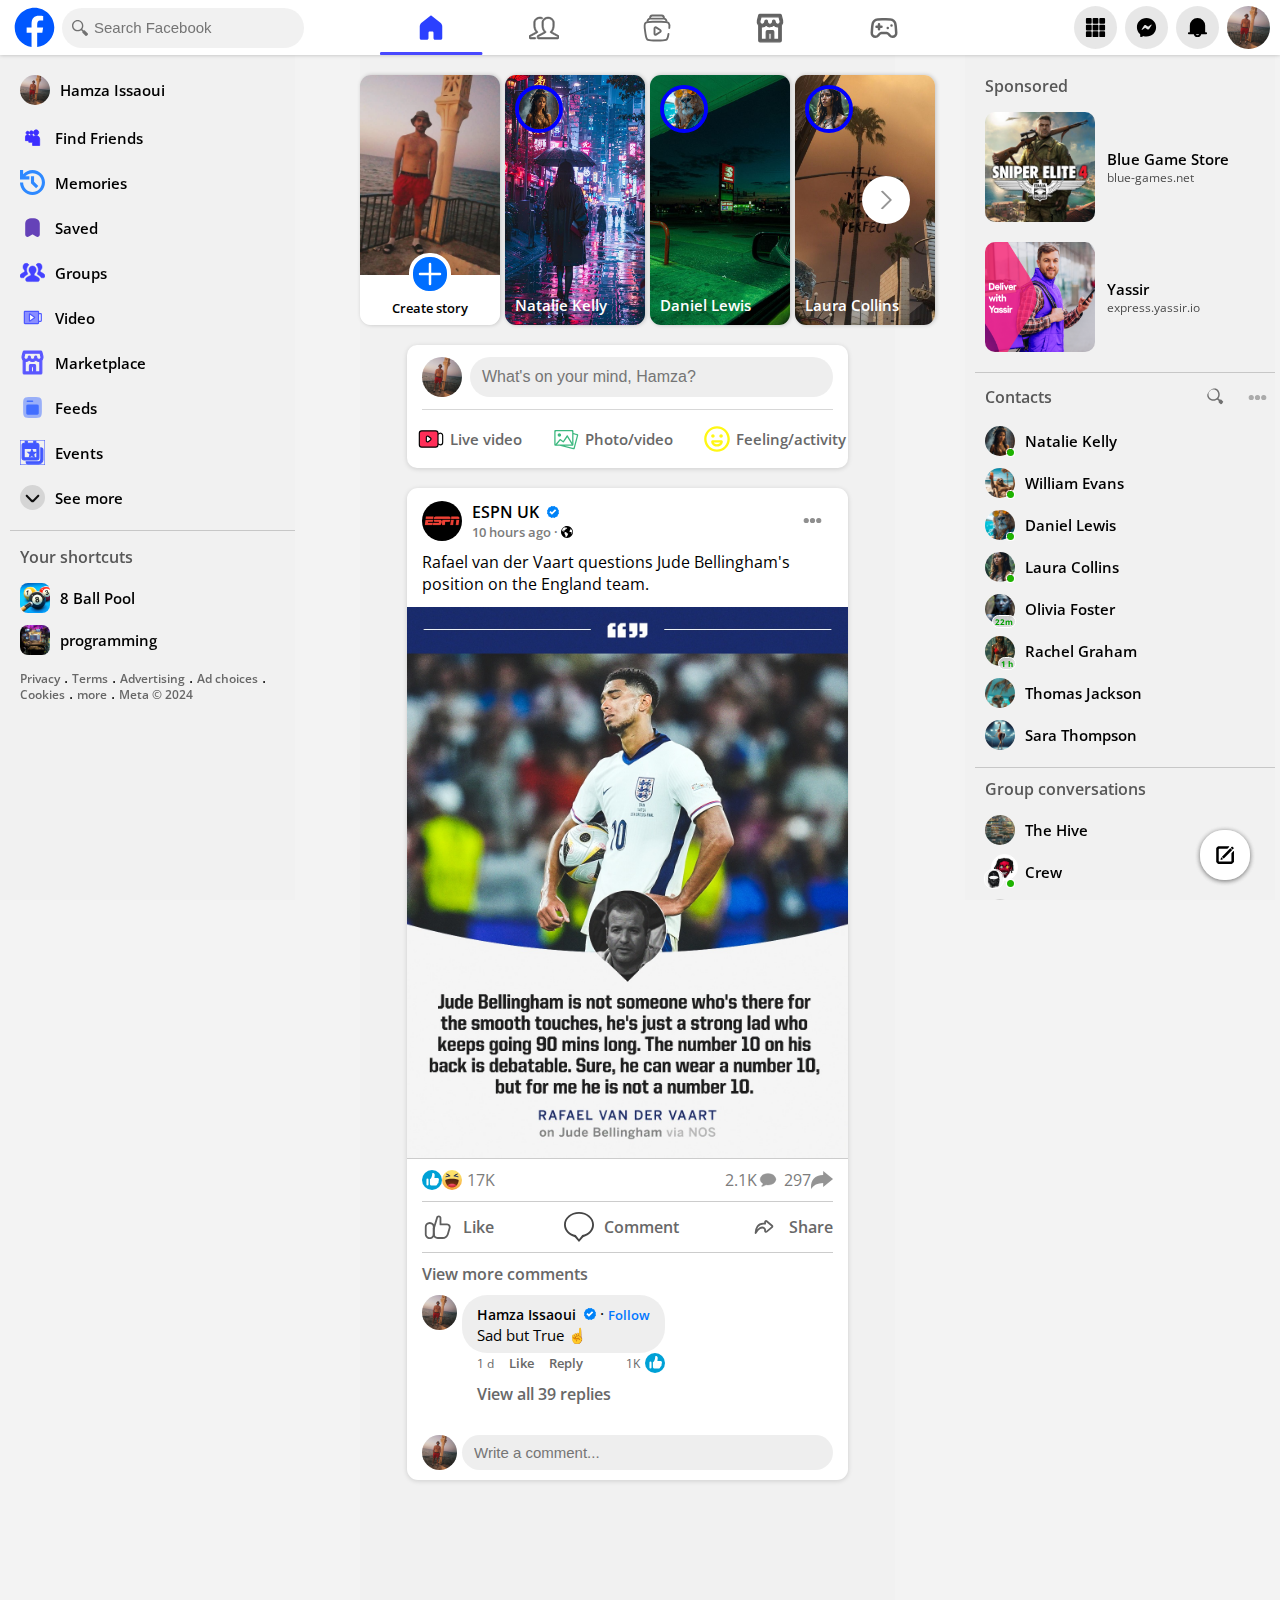
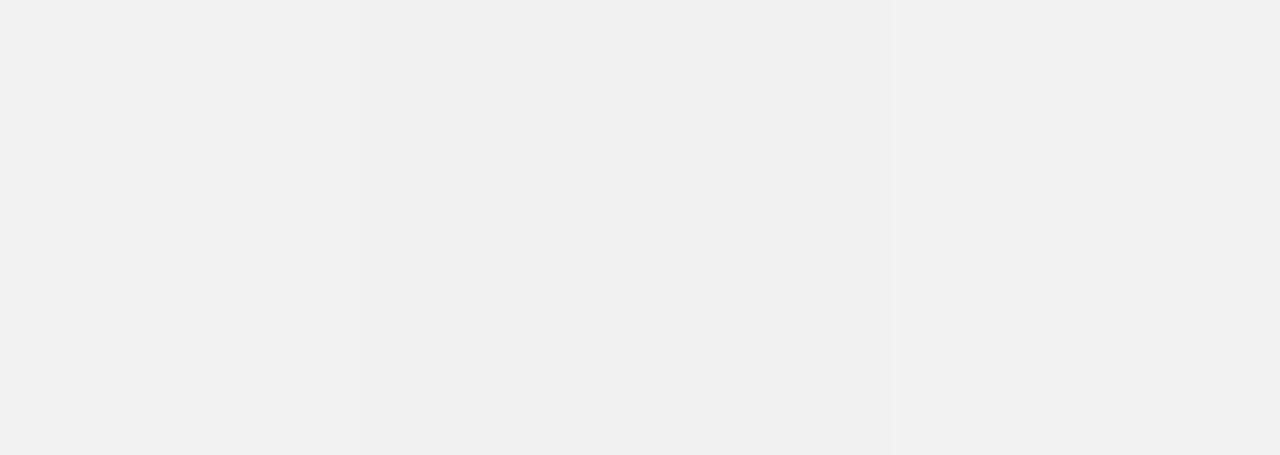
<file: index.html>
<html lang="en">
<head>
  <meta charset="UTF-8">
  <meta name="viewport" content="width=device-width, initial-scale=1.0">
  <title>facebook clone</title>
  <link rel="preconnect" href="https://fonts.googleapis.com">
  <link rel="preconnect" href="https://fonts.gstatic.com" crossorigin>
  <link href="https://fonts.googleapis.com/css2?family=Open+Sans:ital,wdth,wght@0,75..100,300..800;1,75..100,300..800&display=swap" rel="stylesheet">
  <link rel="stylesheet" href="styles/left-header.css">
  <link rel="stylesheet" href="styles/midlle-header.css">
  <link rel="stylesheet" href="styles/general.css">
  <link rel="stylesheet" href="styles/right-header.css">
  <link rel="stylesheet" href="styles/left-sidebar.css">
  <link rel="stylesheet" href="styles/right-sidebar.css">
  <link rel="stylesheet" href="styles/main.css">
  <link rel="stylesheet" href="styles/respnsive.css">
</head>
<body>
  
  <header class="header">

    <div class="left-header-items">
      <img class="facebook-icon" src="header-icons-pics/icons8-facebook.svg" alt="">
      <div class="search-icon-input">
        <button class="search-button"><img class="search-icon" src="header-icons-pics/icons8-search.svg" alt=""></button>
        <input class="facebook-search-input" type="text" name="" id="" placeholder="Search Facebook">
      </div>
      <div class="menu-icon-container">
      <img class="menu-icon" src="header-icons-pics/menu-svgrepo-com.svg" alt="">
      <div class="tooltip1">Menu</div>
      </div>
    </div>



    <div class="midlle-header-container">
  <div class="icon-box home-icon">
    <img class="midlle-icon" src="header-icons-pics/icons8-home.svg" alt="">
    <div class="tooltip">Home</div>
  </div>
  <div class="icon-box">
    <img class="midlle-icon" src="header-icons-pics/friends-svgrepo-com.svg" alt="">
    <div class="tooltip">Friends</div>
  </div>
  <div class="icon-box">
    <img class="midlle-icon" src="header-icons-pics/video-library-svgrepo-com.svg" alt="">
    <div class="tooltip">Video</div>
  </div>
  <div class="icon-box">
    <img class="midlle-icon" src="header-icons-pics/marketplace-svgrepo-com.svg" alt="">
    <div class="tooltip">Marketplace</div>
  </div>
  <div class="icon-box gaming-icon">
    <img class="midlle-icon" src="header-icons-pics/gaming-pad-alt-1-svgrepo-com.svg" alt="">
    <div class="tooltip">Gaming</div>
  </div>
  <div class="menu-icon-container2">
    <img class="menu-icon2" src="header-icons-pics/menu-svgrepo-com.svg" alt="">
    <div class="tooltip1">Menu</div>
    </div>
</div>





    <div class="right-header-items">
      <div class="right-icon-container plus-icon">
        <img class="right-icon" src="header-icons-pics/plus-svgrepo-com.svg" alt="">
        <div class="tooltip1">Create</div>
      </div>
      <div class="right-icon-container menu-right-icon">
        <img class="right-icon" src="header-icons-pics/apps-small-svgrepo-com.svg" alt="">
        <div class="tooltip1">Menu</div>
      </div>
      <div class="right-icon-container">
        <img class="right-icon"  src="header-icons-pics/messenger-fill-svgrepo-com.svg" alt="">
        <div class="tooltip1">Messenger</div>
      </div>
      <div class="right-icon-container">
        <img class="right-icon"  src="header-icons-pics/notification-svgrepo-com.svg" alt="">
        <div class="tooltip1">Notifications</div>
      </div class="right-icon-container">
      <div class="profile-pic-header-container">
        <img class="profile-pic-header" src="profile-pic/448403424_433836296160780_3807963819515754048_n.jpg" alt="">
        <div class="tooltip1">Account</div>
      </div>
    </div>
  </header>



<section class="left-sidebar">
  <div class="left-sidebar-container">

<div class="section1">
    <div class="left-content">
      <img class="profile-pic-sidebar" src="profile-pic/448403424_433836296160780_3807963819515754048_n.jpg" alt="">
      <div class="icon-name">Hamza Issaoui</div>
    </div>
    <div class="left-content">
      <img class="left-side-icon" src="left-sidebar-icons/myspace-svgrepo-com.svg" alt="">
      <div class="icon-name">Find Friends</div>
    </div>
    <div class="left-content">
      <img class="left-side-icon" src="left-sidebar-icons/clock-back-svgrepo-com.svg" alt="">
      <div class="icon-name">Memories</div>
    </div>
    <div class="left-content">
      <img class="left-side-icon" src="left-sidebar-icons/saved-svgrepo-com.svg" alt="">
      <div class="icon-name">Saved</div>
    </div>
    <div class="left-content">
      <img class="left-side-icon" src="left-sidebar-icons/groups-svgrepo-com.svg" alt="">
      <div class="icon-name">Groups</div>
    </div>
    <div class="left-content">
      <img class="left-side-icon" src="left-sidebar-icons/video-svgrepo-com.svg" alt="">
      <div class="icon-name">Video</div>
    </div>
    <div class="left-content">
      <img class="left-side-icon" src="left-sidebar-icons/marketplace-svgrepo-com.svg" alt="">
      <div class="icon-name">Marketplace</div>
    </div>
    <div class="left-content">
      <img class="left-side-icon" src="left-sidebar-icons/feed-svgrepo-com.svg" alt="">
      <div class="icon-name">Feeds</div>
    </div>
    <div class="left-content">
      <img class="left-side-icon" src="left-sidebar-icons/events-svgrepo-com.svg" alt="">
      <div class="icon-name">Events</div>
    </div>
    <div class="left-content">
      <img class="left-side-icon see-more-icon" src="left-sidebar-icons/arrow-down-svgrepo-com.svg" alt="">
      <div class="icon-name">See more</div>
    </div>
  </div>
</div>

<div class="section2">
  <div class="shortcuts">Your shortcuts</div>
  <div class="shortcut">
    <img class="shortcut-pic" src="left-sidebar-icons/42630609_2166936443330818_3464735768197464064_n.png" alt="">
    <div class="shortcut-name">8 Ball Pool</div>
  </div>

  <div class="shortcut">
    <img class="shortcut-pic" src="left-sidebar-icons/68c3af9d49b673e9dc6a3f668deef600.jpg" alt="">
    <div class="shortcut-name">programming</div>
  </div>

  <div class="credits">
    <a class="link" href="">Privacy</a> . <a class="link" href="">Terms</a> . <a class="link" href="">Advertising</a> . <a class="link" href="">Ad choices</a> . <a class="link" href="">Cookies</a> . <a class="link1" href="">more</a> . <span class="copyright">Meta &#169; 2024</span>
  </div>
</div>
</section>


<section class="right-sidebar">
  <div class="right-side-container">

    <div class="first-section">
      <div class="sponsored">Sponsored</div>
      <div class="ad-container">
        <div class="ad">
          <img class="ad-pic" src="right-sidebar-pics/avatar_66116b7f7bf4d4.58752213_avatar-jpg.jpeg" alt="">
          <div class="ad-info">
            <div class="ad-name">Blue Game Store</div>
            <div class="ad-site">blue-games.net</div>
          </div>
        </div>
        <img class="more-tooltip-container" src="right-sidebar-pics/more-horizontal-svgrepo-com.svg" alt="">
      </div>

      <div class="ad-container">
        <div class="ad">
          <img class="ad-pic" src="right-sidebar-pics/registration_courier_en.png" alt="">
          <div class="ad-info">
            <div class="ad-name">Yassir</div>
            <div class="ad-site">express.yassir.io</div>
          </div>
        </div>
        <img class="more-tooltip-container" src="right-sidebar-pics/more-horizontal-svgrepo-com.svg" alt="">
      </div>
    </div>

    <div class="second-section">

      <div class="contact-container">
        <div class="contacts">Contacts</div>
        <div class="search-more-container">
          <img class="search-icon-right" src="header-icons-pics/icons8-search.svg" alt="">
          <img class="more-right-icon" src="right-sidebar-pics/more-horizontal-svgrepo-com.svg" alt="">
        </div>
      </div>

      <div class="contacts-friends">
        <div class="friend">

          <div class="pic-container">
          <img class="friend-profile-pic" src="contacts-pics/b8845e712846ce085add0ecf3f6dd0ec.jpg" alt="">
          <img class="active-status" src="contacts-pics/status-active-svgrepo-com.svg" alt="">
          </div>
          <div class="friend-name">Natalie Kelly</div>
        </div>

        <div class="friend">
          <div class="pic-container">
          <img class="friend-profile-pic" src="contacts-pics/122462295f85529731e400e664d1d232.jpg" alt="">
          <img class="active-status" src="contacts-pics/status-active-svgrepo-com.svg" alt="">
          </div>
          <div class="friend-name">William Evans</div>
        </div>

        <div class="friend">
          <div class="pic-container">
          <img class="friend-profile-pic" src="contacts-pics/8c8cec52272981dd45b4ea75991a96d1.jpg" alt="">
          <img class="active-status" src="contacts-pics/status-active-svgrepo-com.svg" alt="">
          </div>
          <div class="friend-name">Daniel Lewis</div>
        </div>

        <div class="friend">
          <div class="pic-container">
          <img class="friend-profile-pic" src="contacts-pics/a9e6db231eeaa19bdfd64cbd21d6e109.jpg" alt="">
          <img class="active-status" src="contacts-pics/status-active-svgrepo-com.svg" alt="">
          </div>
          <div class="friend-name">Laura Collins</div>
        </div>

        <div class="friend">
          <div class="pic-container">
          <img class="friend-profile-pic" src="contacts-pics/94f3489152ec55e0b1097a4bc8827a81.jpg" alt="">
          <div class="active-status2">22m</div>
          </div>
          <div class="friend-name">Olivia Foster</div>
        </div>

        <div class="friend">
          <div class="pic-container">
          <img class="friend-profile-pic" src="contacts-pics//d76797fcbe6a12c52f5ed120b5134cb4.jpg" alt="">
          <div class="active-status2">1 h</div>
          </div>
          <div class="friend-name">Rachel Graham</div>
        </div>

        <div class="friend">
          <img class="friend-profile-pic" src="contacts-pics/78be4bccb38fa3ceab048aabae809db0.jpg" alt="">
          <div class="friend-name">Thomas Jackson</div>
        </div>

        <div class="friend">
          <img class="friend-profile-pic" src="contacts-pics/034638e218d17e3efa695e726c706ad9.jpg" alt="">
          <div class="friend-name">Sara Thompson</div>
        </div>
      </div>
    </div>

    <div class="third-section">

      <div class="group-convo">Group conversations</div>

      <div class="group">
        <img class="friend-profile-pic" src="contacts-pics/a6fb7b7e48168f804feed9af2b89c055.jpg" alt="">
        <div class="group-name">The Hive</div>
      </div>

      <div class="group">
        <div class="group-pic-container">
          <img class="group-profile-pic pic2" src="contacts-pics//9d0d066a60b1fd69480bc541c3415e4e.jpg" alt="">
          <img class="group-profile-pic" src="contacts-pics/1c14d6a82b9d9ede537d7d2e7b848c91.jpg" alt="">
          <img class="active-status" src="contacts-pics/status-active-svgrepo-com.svg" alt="">
        </div>
        <div class="group-name">Crew</div>
      </div>

      <div class="group">
        <img class="friend-profile-pic" src="right-sidebar-pics/plus-svgrepo-com.svg" alt="">
        <div class="group-name">Create New Group</div>
      </div>
    </div>
  </div>
    <div class="new-message-container">
    <img class="new-message" src="right-sidebar-pics/new-direct-message-svgrepo-com.svg" alt="">
    <div class="new-message-tooltip">New Message</div>
    </div>
</section>



<main class="main-section">

  <section class="stories-container">
    <div class="story">
      <div class="story-pic-container">
        <img class="profile-pic-story" src="profile-pic/448403424_433836296160780_3807963819515754048_n.jpg" alt="">
        <img class="story-icon" src="story-icon-pics/plus-large-svgrepo-com.svg" alt="">
      </div>
      <div class="create-story-container">
        <div class="create-story">Create story</div>
      </div>
    </div>

    <div class="story1">
      <img class="story-pic" src="story-icon-pics/4af233152c7ade97f4aeaa7c9b33bfd5.jpg" alt="">
      <img class="story-profile-pic" src="contacts-pics/b8845e712846ce085add0ecf3f6dd0ec.jpg" alt="">
      <div class="story-profile-name">Natalie Kelly</div>
    </div>

    <div class="story1 storyhidden">
      <img class="story-pic" src="story-icon-pics/9fc21b08ed740b28db1fe6e04210de28.jpg" alt="">
      <img class="story-profile-pic" src="contacts-pics/8c8cec52272981dd45b4ea75991a96d1.jpg" alt="">
      <div class="story-profile-name">Daniel Lewis</div>
    </div>

    <div class="story-container">
    <div class="story1 story11">
      <img class="story-pic" src="story-icon-pics/842817d1144a416a59729e507fb2faf9.jpg" alt="">
      <img class="story-profile-pic" src="contacts-pics/a9e6db231eeaa19bdfd64cbd21d6e109.jpg" alt="">
      <div class="story-profile-name">Laura Collins</div>
    </div>
    <img class="more-story" src="story-icon-pics/arrow-right-svgrepo-com.svg" alt="">
    </div>
  </section>

  <section class="my-post-section">
    <div class="post-pic-input">
      <img class="post-profile-pic" src="profile-pic/448403424_433836296160780_3807963819515754048_n.jpg" alt="">
      <input class="post-input" type="text" placeholder="What's on your mind, Hamza?">
    </div>

    <div class="post-features">

      <div class="feature feature1">
        <img class="icon-feature" src="post-icons/video-svgrepo-com.svg" alt="">
        <div class="feature-name">Live video</div>
      </div>

      <div class="feature">
        <img class="icon-feature" src="post-icons/photo-the-most-beautiful-travel-map-svgrepo-com.svg" alt="">
        <div class="feature-name">Photo/video</div>
      </div>

      <div class="feature">
        <img class="icon-feature" src="post-icons/emoji-laugh-svgrepo-com.svg" alt="">
        <div class="feature-name">Feeling/activity</div>
      </div>
    </div>
  </section>


  <section class="post-section">

    <div class="first-post-sec">
      <div class="post-header">
        <div class="left-post-header">
          <img class="post-publisher-pic" src="post-pics-icons/351123682_277157971451895_6631932289906312067_n.png" alt="">
          <div class="post-info">
            <div class="publisher-badge">
              <div class="publisher">ESPN UK</div>
              <img class="verified" src="post-pics-icons/blue-verified-badge-18768.svg" alt="">
            </div>
            <div class="time-audience">
              <div class="time-stats">10 hours ago &#183;&#160;</div>
              <img class="audience-icon" src="post-pics-icons/earth-12-svgrepo-com.svg" alt="">
            </div>
          </div>
        </div>
        <img class="right-post-header-icon" src="post-pics-icons/more-horizontal-svgrepo-com.svg" alt="">
      </div>
      <div class="post-txt">Rafael van der Vaart questions Jude Bellingham's position on the England team.</div>
    </div>
    <img class="post-image" src="post-pics-icons/450595482_1056488915843936_4174606848898221095_n.jpg" alt="">

    <div class="post-stats">

      <div class="sec1">
        <div class="reaction-icons">
          <div class="reaction-icon-container">
          <img class="reaction-icon" src="post-pics-icons/like-svgrepo-com.svg" alt=""></div>
          <div class="reaction-icon-container">
          <img class="reaction-icon" src="post-pics-icons/facebook-reaction-haha.svg" alt=""></div>
        </div>
        <div class="numbrs">17K</div>
      </div>

      <div class="sec2">
        <div class="comnts-stats">
          <div class="numbrs">2.1K</div>
          <img class="comnts-icon share-icon" src="post-pics-icons/comment-svgrepo-com.svg" alt="">
        </div>
        <div class="share-stats">
          <div class="numbrs">297</div>
          <img class="comnts-icon share-icon" src="post-pics-icons/share-arrow-svgrepo-com.svg" alt="">
        </div>
      </div>
    </div>


    <div class="like-share-comnt-container">
        <div class="like-container engagement-container">
          <img class="icon2" src="post-icons/like-svgrepo-com.svg" alt="">
          <div class="act">Like</div>
        </div>
        <div class="comnts-container engagement-container">
          <img class="icon2 icon22" src="post-icons/comment-4-svgrepo-com.svg" alt="">
          <div class="act">Comment</div>
        </div>
        <div class="share-container engagement-container">
          <img class="icon2 icon3" src="post-icons/share-2-svgrepo-com.svg" alt="">
          <div class="act">Share</div>
        </div>
      </div>

      <div class="comment-secteur">
        <div class="declaration">View more comments</div>
        <div class="big-comnt-container">
          <img class="cmnt-profile-pic" src="profile-pic/448403424_433836296160780_3807963819515754048_n.jpg" alt="">

          <div class="big-details-comnt-container">
            <div class="cmnt-details-container">
                <div class="author">
                  <div class="author-name">Hamza Issaoui</div>
                  <img class="verified" src="post-pics-icons/blue-verified-badge-18768.svg" alt="">
                  <div>&#160;&#183;&#160;<span class="follow">Follow</span></div>
                </div>
                <div class="comnt-txt">Sad but True &#9757;</div>
            </div>

            <div class="more-cmnts-stats">
              <div class="fsection-stats">
                <div class="dtls">1 d</div>
                <div class="dtls1">Like</div>
                <div class="dtls1">Reply</div>
              </div>
              <div class="ssection-stats">
                <div class="dtls dtls2">1K</div>
                <img class="reaction-icon" src="post-pics-icons/like-svgrepo-com.svg" alt="">
              </div>
            </div>
            <div class="declaration2">View all 39 replies</div>
          </div>
        </div>
      </div>


      <div class="write-comnt-container">
        <img class="cmnt-profile-pic" src="profile-pic/448403424_433836296160780_3807963819515754048_n.jpg" alt="">
        <input class="comnt-input" type="text" placeholder="Write a comment&#46;&#46;&#46;">
      </div>

      <div class="new-message-container">
        <img class="new-message" src="right-sidebar-pics/new-direct-message-svgrepo-com.svg" alt="">
        <div class="new-message-tooltip">New Message</div>
        </div>

  </section>



</main>





</body>
</html>
</file>
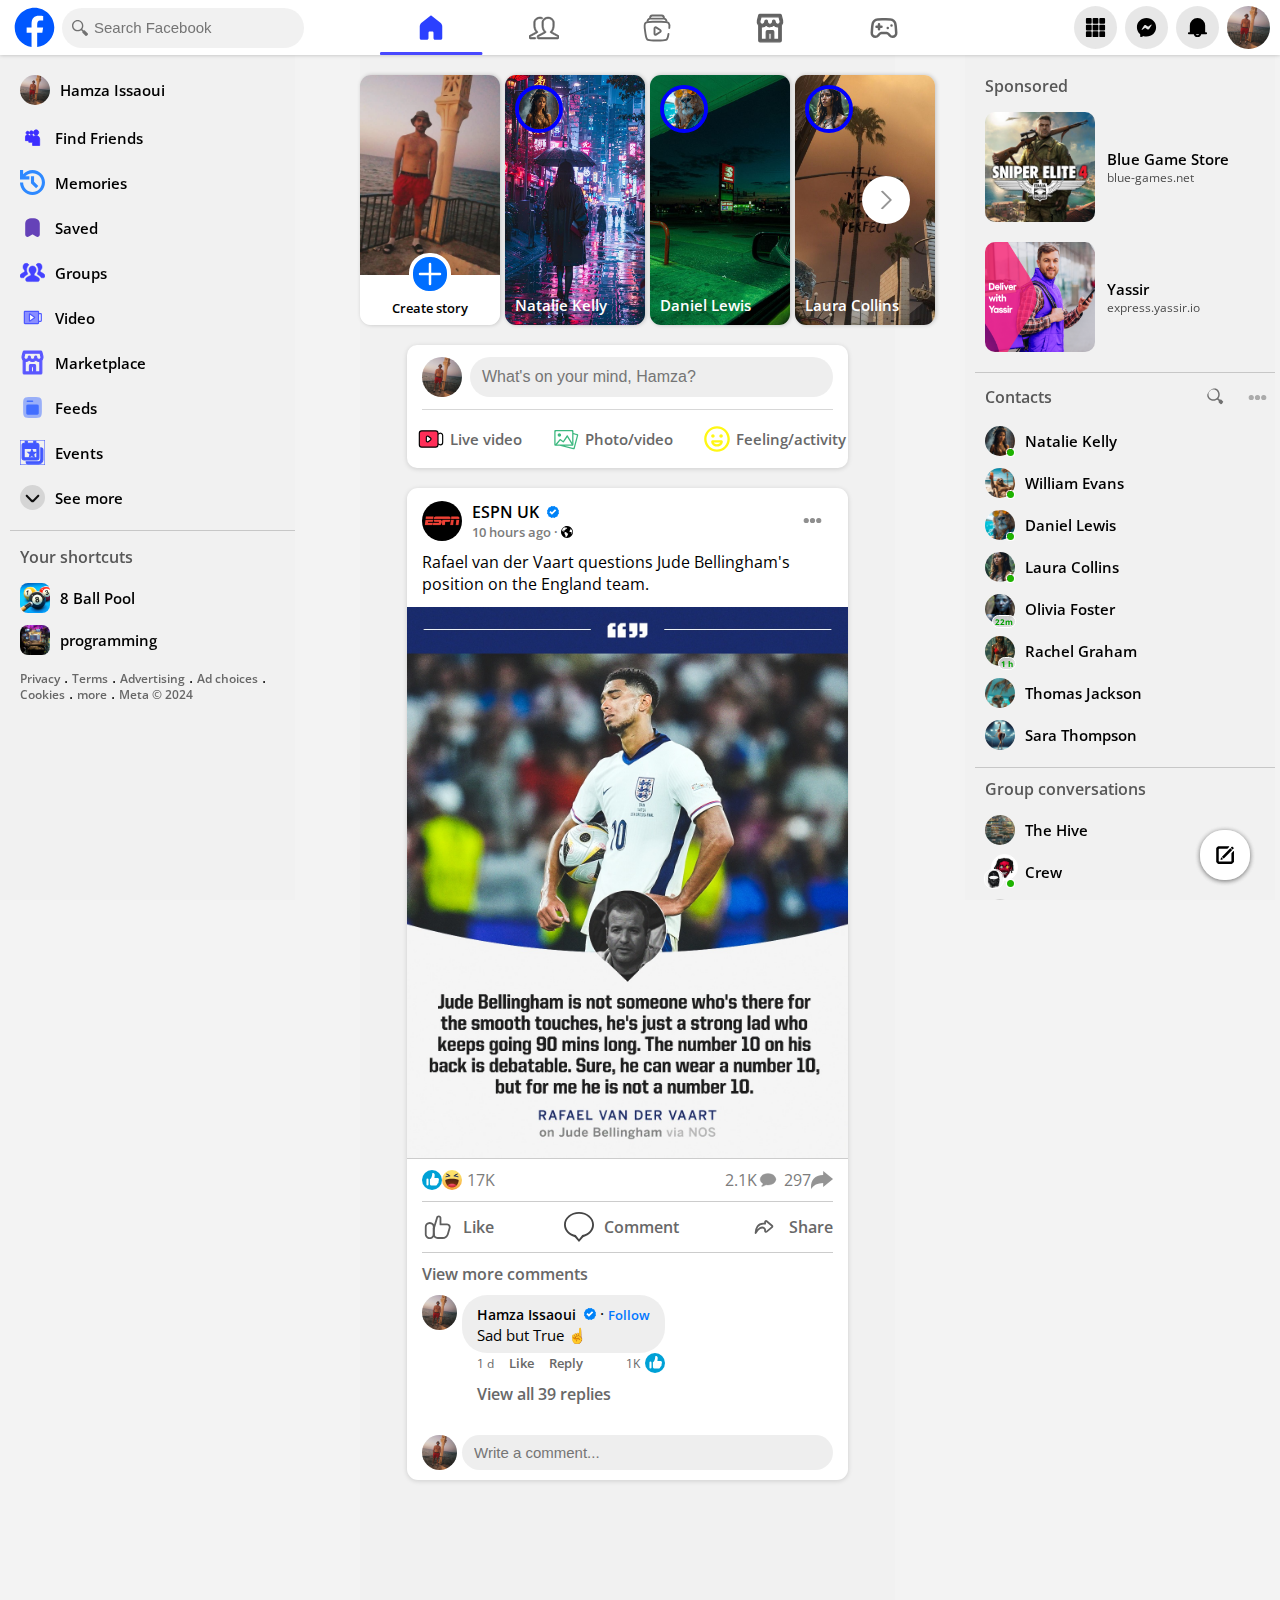
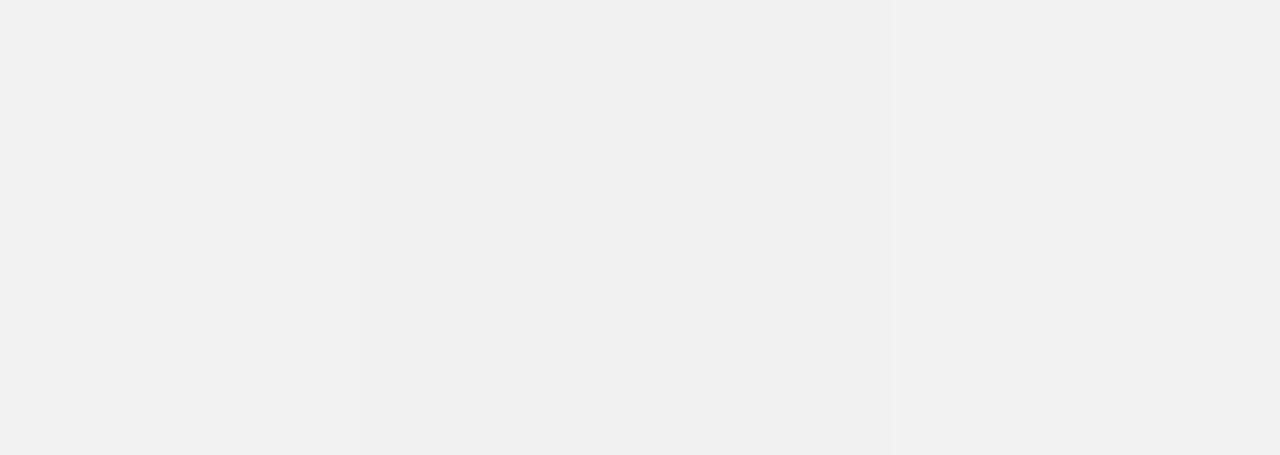
<file: facebook.html>
<html lang="en">
<head>
  <meta charset="UTF-8">
  <meta name="viewport" content="width=device-width, initial-scale=1.0">
  <title>facebook clone</title>
  <link rel="preconnect" href="https://fonts.googleapis.com">
  <link rel="preconnect" href="https://fonts.gstatic.com" crossorigin>
  <link href="https://fonts.googleapis.com/css2?family=Open+Sans:ital,wdth,wght@0,75..100,300..800;1,75..100,300..800&display=swap" rel="stylesheet">
  <link rel="stylesheet" href="styles/left-header.css">
  <link rel="stylesheet" href="styles/midlle-header.css">
  <link rel="stylesheet" href="styles/general.css">
  <link rel="stylesheet" href="styles/right-header.css">
  <link rel="stylesheet" href="styles/left-sidebar.css">
  <link rel="stylesheet" href="styles/right-sidebar.css">
  <link rel="stylesheet" href="styles/main.css">
  <link rel="stylesheet" href="styles/respnsive.css">
</head>
<body>
  
  <header class="header">

    <div class="left-header-items">
      <img class="facebook-icon" src="header-icons-pics/icons8-facebook.svg" alt="">
      <div class="search-icon-input">
        <button class="search-button"><img class="search-icon" src="header-icons-pics/icons8-search.svg" alt=""></button>
        <input class="facebook-search-input" type="text" name="" id="" placeholder="Search Facebook">
      </div>
      <div class="menu-icon-container">
      <img class="menu-icon" src="header-icons-pics/menu-svgrepo-com.svg" alt="">
      <div class="tooltip1">Menu</div>
      </div>
    </div>



    <div class="midlle-header-container">
  <div class="icon-box home-icon">
    <img class="midlle-icon" src="header-icons-pics/icons8-home.svg" alt="">
    <div class="tooltip">Home</div>
  </div>
  <div class="icon-box">
    <img class="midlle-icon" src="header-icons-pics/friends-svgrepo-com.svg" alt="">
    <div class="tooltip">Friends</div>
  </div>
  <div class="icon-box">
    <img class="midlle-icon" src="header-icons-pics/video-library-svgrepo-com.svg" alt="">
    <div class="tooltip">Video</div>
  </div>
  <div class="icon-box">
    <img class="midlle-icon" src="header-icons-pics/marketplace-svgrepo-com.svg" alt="">
    <div class="tooltip">Marketplace</div>
  </div>
  <div class="icon-box gaming-icon">
    <img class="midlle-icon" src="header-icons-pics/gaming-pad-alt-1-svgrepo-com.svg" alt="">
    <div class="tooltip">Gaming</div>
  </div>
  <div class="menu-icon-container2">
    <img class="menu-icon2" src="header-icons-pics/menu-svgrepo-com.svg" alt="">
    <div class="tooltip1">Menu</div>
    </div>
</div>





    <div class="right-header-items">
      <div class="right-icon-container plus-icon">
        <img class="right-icon" src="header-icons-pics/plus-svgrepo-com.svg" alt="">
        <div class="tooltip1">Create</div>
      </div>
      <div class="right-icon-container menu-right-icon">
        <img class="right-icon" src="header-icons-pics/apps-small-svgrepo-com.svg" alt="">
        <div class="tooltip1">Menu</div>
      </div>
      <div class="right-icon-container">
        <img class="right-icon"  src="header-icons-pics/messenger-fill-svgrepo-com.svg" alt="">
        <div class="tooltip1">Messenger</div>
      </div>
      <div class="right-icon-container">
        <img class="right-icon"  src="header-icons-pics/notification-svgrepo-com.svg" alt="">
        <div class="tooltip1">Notifications</div>
      </div class="right-icon-container">
      <div class="profile-pic-header-container">
        <img class="profile-pic-header" src="profile-pic/448403424_433836296160780_3807963819515754048_n.jpg" alt="">
        <div class="tooltip1">Account</div>
      </div>
    </div>
  </header>



<section class="left-sidebar">
  <div class="left-sidebar-container">

<div class="section1">
    <div class="left-content">
      <img class="profile-pic-sidebar" src="profile-pic/448403424_433836296160780_3807963819515754048_n.jpg" alt="">
      <div class="icon-name">Hamza Issaoui</div>
    </div>
    <div class="left-content">
      <img class="left-side-icon" src="left-sidebar-icons/myspace-svgrepo-com.svg" alt="">
      <div class="icon-name">Find Friends</div>
    </div>
    <div class="left-content">
      <img class="left-side-icon" src="left-sidebar-icons/clock-back-svgrepo-com.svg" alt="">
      <div class="icon-name">Memories</div>
    </div>
    <div class="left-content">
      <img class="left-side-icon" src="left-sidebar-icons/saved-svgrepo-com.svg" alt="">
      <div class="icon-name">Saved</div>
    </div>
    <div class="left-content">
      <img class="left-side-icon" src="left-sidebar-icons/groups-svgrepo-com.svg" alt="">
      <div class="icon-name">Groups</div>
    </div>
    <div class="left-content">
      <img class="left-side-icon" src="left-sidebar-icons/video-svgrepo-com.svg" alt="">
      <div class="icon-name">Video</div>
    </div>
    <div class="left-content">
      <img class="left-side-icon" src="left-sidebar-icons/marketplace-svgrepo-com.svg" alt="">
      <div class="icon-name">Marketplace</div>
    </div>
    <div class="left-content">
      <img class="left-side-icon" src="left-sidebar-icons/feed-svgrepo-com.svg" alt="">
      <div class="icon-name">Feeds</div>
    </div>
    <div class="left-content">
      <img class="left-side-icon" src="left-sidebar-icons/events-svgrepo-com.svg" alt="">
      <div class="icon-name">Events</div>
    </div>
    <div class="left-content">
      <img class="left-side-icon see-more-icon" src="left-sidebar-icons/arrow-down-svgrepo-com.svg" alt="">
      <div class="icon-name">See more</div>
    </div>
  </div>
</div>

<div class="section2">
  <div class="shortcuts">Your shortcuts</div>
  <div class="shortcut">
    <img class="shortcut-pic" src="left-sidebar-icons/42630609_2166936443330818_3464735768197464064_n.png" alt="">
    <div class="shortcut-name">8 Ball Pool</div>
  </div>

  <div class="shortcut">
    <img class="shortcut-pic" src="left-sidebar-icons/68c3af9d49b673e9dc6a3f668deef600.jpg" alt="">
    <div class="shortcut-name">programming</div>
  </div>

  <div class="credits">
    <a class="link" href="">Privacy</a> . <a class="link" href="">Terms</a> . <a class="link" href="">Advertising</a> . <a class="link" href="">Ad choices</a> . <a class="link" href="">Cookies</a> . <a class="link1" href="">more</a> . <span class="copyright">Meta &#169; 2024</span>
  </div>
</div>
</section>


<section class="right-sidebar">
  <div class="right-side-container">

    <div class="first-section">
      <div class="sponsored">Sponsored</div>
      <div class="ad-container">
        <div class="ad">
          <img class="ad-pic" src="right-sidebar-pics/avatar_66116b7f7bf4d4.58752213_avatar-jpg.jpeg" alt="">
          <div class="ad-info">
            <div class="ad-name">Blue Game Store</div>
            <div class="ad-site">blue-games.net</div>
          </div>
        </div>
        <img class="more-tooltip-container" src="right-sidebar-pics/more-horizontal-svgrepo-com.svg" alt="">
      </div>

      <div class="ad-container">
        <div class="ad">
          <img class="ad-pic" src="right-sidebar-pics/registration_courier_en.png" alt="">
          <div class="ad-info">
            <div class="ad-name">Yassir</div>
            <div class="ad-site">express.yassir.io</div>
          </div>
        </div>
        <img class="more-tooltip-container" src="right-sidebar-pics/more-horizontal-svgrepo-com.svg" alt="">
      </div>
    </div>

    <div class="second-section">

      <div class="contact-container">
        <div class="contacts">Contacts</div>
        <div class="search-more-container">
          <img class="search-icon-right" src="header-icons-pics/icons8-search.svg" alt="">
          <img class="more-right-icon" src="right-sidebar-pics/more-horizontal-svgrepo-com.svg" alt="">
        </div>
      </div>

      <div class="contacts-friends">
        <div class="friend">

          <div class="pic-container">
          <img class="friend-profile-pic" src="contacts-pics/b8845e712846ce085add0ecf3f6dd0ec.jpg" alt="">
          <img class="active-status" src="contacts-pics/status-active-svgrepo-com.svg" alt="">
          </div>
          <div class="friend-name">Natalie Kelly</div>
        </div>

        <div class="friend">
          <div class="pic-container">
          <img class="friend-profile-pic" src="contacts-pics/122462295f85529731e400e664d1d232.jpg" alt="">
          <img class="active-status" src="contacts-pics/status-active-svgrepo-com.svg" alt="">
          </div>
          <div class="friend-name">William Evans</div>
        </div>

        <div class="friend">
          <div class="pic-container">
          <img class="friend-profile-pic" src="contacts-pics/8c8cec52272981dd45b4ea75991a96d1.jpg" alt="">
          <img class="active-status" src="contacts-pics/status-active-svgrepo-com.svg" alt="">
          </div>
          <div class="friend-name">Daniel Lewis</div>
        </div>

        <div class="friend">
          <div class="pic-container">
          <img class="friend-profile-pic" src="contacts-pics/a9e6db231eeaa19bdfd64cbd21d6e109.jpg" alt="">
          <img class="active-status" src="contacts-pics/status-active-svgrepo-com.svg" alt="">
          </div>
          <div class="friend-name">Laura Collins</div>
        </div>

        <div class="friend">
          <div class="pic-container">
          <img class="friend-profile-pic" src="contacts-pics/94f3489152ec55e0b1097a4bc8827a81.jpg" alt="">
          <div class="active-status2">22m</div>
          </div>
          <div class="friend-name">Olivia Foster</div>
        </div>

        <div class="friend">
          <div class="pic-container">
          <img class="friend-profile-pic" src="contacts-pics//d76797fcbe6a12c52f5ed120b5134cb4.jpg" alt="">
          <div class="active-status2">1 h</div>
          </div>
          <div class="friend-name">Rachel Graham</div>
        </div>

        <div class="friend">
          <img class="friend-profile-pic" src="contacts-pics/78be4bccb38fa3ceab048aabae809db0.jpg" alt="">
          <div class="friend-name">Thomas Jackson</div>
        </div>

        <div class="friend">
          <img class="friend-profile-pic" src="contacts-pics/034638e218d17e3efa695e726c706ad9.jpg" alt="">
          <div class="friend-name">Sara Thompson</div>
        </div>
      </div>
    </div>

    <div class="third-section">

      <div class="group-convo">Group conversations</div>

      <div class="group">
        <img class="friend-profile-pic" src="contacts-pics/a6fb7b7e48168f804feed9af2b89c055.jpg" alt="">
        <div class="group-name">The Hive</div>
      </div>

      <div class="group">
        <div class="group-pic-container">
          <img class="group-profile-pic pic2" src="contacts-pics//9d0d066a60b1fd69480bc541c3415e4e.jpg" alt="">
          <img class="group-profile-pic" src="contacts-pics/1c14d6a82b9d9ede537d7d2e7b848c91.jpg" alt="">
          <img class="active-status" src="contacts-pics/status-active-svgrepo-com.svg" alt="">
        </div>
        <div class="group-name">Crew</div>
      </div>

      <div class="group">
        <img class="friend-profile-pic" src="right-sidebar-pics/plus-svgrepo-com.svg" alt="">
        <div class="group-name">Create New Group</div>
      </div>
    </div>
  </div>
    <div class="new-message-container">
    <img class="new-message" src="right-sidebar-pics/new-direct-message-svgrepo-com.svg" alt="">
    <div class="new-message-tooltip">New Message</div>
    </div>
</section>



<main class="main-section">

  <section class="stories-container">
    <div class="story">
      <div class="story-pic-container">
        <img class="profile-pic-story" src="profile-pic/448403424_433836296160780_3807963819515754048_n.jpg" alt="">
        <img class="story-icon" src="story-icon-pics/plus-large-svgrepo-com.svg" alt="">
      </div>
      <div class="create-story-container">
        <div class="create-story">Create story</div>
      </div>
    </div>

    <div class="story1">
      <img class="story-pic" src="story-icon-pics/4af233152c7ade97f4aeaa7c9b33bfd5.jpg" alt="">
      <img class="story-profile-pic" src="contacts-pics/b8845e712846ce085add0ecf3f6dd0ec.jpg" alt="">
      <div class="story-profile-name">Natalie Kelly</div>
    </div>

    <div class="story1 storyhidden">
      <img class="story-pic" src="story-icon-pics/9fc21b08ed740b28db1fe6e04210de28.jpg" alt="">
      <img class="story-profile-pic" src="contacts-pics/8c8cec52272981dd45b4ea75991a96d1.jpg" alt="">
      <div class="story-profile-name">Daniel Lewis</div>
    </div>

    <div class="story-container">
    <div class="story1 story11">
      <img class="story-pic" src="story-icon-pics/842817d1144a416a59729e507fb2faf9.jpg" alt="">
      <img class="story-profile-pic" src="contacts-pics/a9e6db231eeaa19bdfd64cbd21d6e109.jpg" alt="">
      <div class="story-profile-name">Laura Collins</div>
    </div>
    <img class="more-story" src="story-icon-pics/arrow-right-svgrepo-com.svg" alt="">
    </div>
  </section>

  <section class="my-post-section">
    <div class="post-pic-input">
      <img class="post-profile-pic" src="profile-pic/448403424_433836296160780_3807963819515754048_n.jpg" alt="">
      <input class="post-input" type="text" placeholder="What's on your mind, Hamza?">
    </div>

    <div class="post-features">

      <div class="feature feature1">
        <img class="icon-feature" src="post-icons/video-svgrepo-com.svg" alt="">
        <div class="feature-name">Live video</div>
      </div>

      <div class="feature">
        <img class="icon-feature" src="post-icons/photo-the-most-beautiful-travel-map-svgrepo-com.svg" alt="">
        <div class="feature-name">Photo/video</div>
      </div>

      <div class="feature">
        <img class="icon-feature" src="post-icons/emoji-laugh-svgrepo-com.svg" alt="">
        <div class="feature-name">Feeling/activity</div>
      </div>
    </div>
  </section>


  <section class="post-section">

    <div class="first-post-sec">
      <div class="post-header">
        <div class="left-post-header">
          <img class="post-publisher-pic" src="post-pics-icons/351123682_277157971451895_6631932289906312067_n.png" alt="">
          <div class="post-info">
            <div class="publisher-badge">
              <div class="publisher">ESPN UK</div>
              <img class="verified" src="post-pics-icons/blue-verified-badge-18768.svg" alt="">
            </div>
            <div class="time-audience">
              <div class="time-stats">10 hours ago &#183;&#160;</div>
              <img class="audience-icon" src="post-pics-icons/earth-12-svgrepo-com.svg" alt="">
            </div>
          </div>
        </div>
        <img class="right-post-header-icon" src="post-pics-icons/more-horizontal-svgrepo-com.svg" alt="">
      </div>
      <div class="post-txt">Rafael van der Vaart questions Jude Bellingham's position on the England team.</div>
    </div>
    <img class="post-image" src="post-pics-icons/450595482_1056488915843936_4174606848898221095_n.jpg" alt="">

    <div class="post-stats">

      <div class="sec1">
        <div class="reaction-icons">
          <div class="reaction-icon-container">
          <img class="reaction-icon" src="post-pics-icons/like-svgrepo-com.svg" alt=""></div>
          <div class="reaction-icon-container">
          <img class="reaction-icon" src="post-pics-icons/facebook-reaction-haha.svg" alt=""></div>
        </div>
        <div class="numbrs">17K</div>
      </div>

      <div class="sec2">
        <div class="comnts-stats">
          <div class="numbrs">2.1K</div>
          <img class="comnts-icon share-icon" src="post-pics-icons/comment-svgrepo-com.svg" alt="">
        </div>
        <div class="share-stats">
          <div class="numbrs">297</div>
          <img class="comnts-icon share-icon" src="post-pics-icons/share-arrow-svgrepo-com.svg" alt="">
        </div>
      </div>
    </div>


    <div class="like-share-comnt-container">
        <div class="like-container engagement-container">
          <img class="icon2" src="post-icons/like-svgrepo-com.svg" alt="">
          <div class="act">Like</div>
        </div>
        <div class="comnts-container engagement-container">
          <img class="icon2 icon22" src="post-icons/comment-4-svgrepo-com.svg" alt="">
          <div class="act">Comment</div>
        </div>
        <div class="share-container engagement-container">
          <img class="icon2 icon3" src="post-icons/share-2-svgrepo-com.svg" alt="">
          <div class="act">Share</div>
        </div>
      </div>

      <div class="comment-secteur">
        <div class="declaration">View more comments</div>
        <div class="big-comnt-container">
          <img class="cmnt-profile-pic" src="profile-pic/448403424_433836296160780_3807963819515754048_n.jpg" alt="">

          <div class="big-details-comnt-container">
            <div class="cmnt-details-container">
                <div class="author">
                  <div class="author-name">Hamza Issaoui</div>
                  <img class="verified" src="post-pics-icons/blue-verified-badge-18768.svg" alt="">
                  <div>&#160;&#183;&#160;<span class="follow">Follow</span></div>
                </div>
                <div class="comnt-txt">Sad but True &#9757;</div>
            </div>

            <div class="more-cmnts-stats">
              <div class="fsection-stats">
                <div class="dtls">1 d</div>
                <div class="dtls1">Like</div>
                <div class="dtls1">Reply</div>
              </div>
              <div class="ssection-stats">
                <div class="dtls dtls2">1K</div>
                <img class="reaction-icon" src="post-pics-icons/like-svgrepo-com.svg" alt="">
              </div>
            </div>
            <div class="declaration2">View all 39 replies</div>
          </div>
        </div>
      </div>


      <div class="write-comnt-container">
        <img class="cmnt-profile-pic" src="profile-pic/448403424_433836296160780_3807963819515754048_n.jpg" alt="">
        <input class="comnt-input" type="text" placeholder="Write a comment&#46;&#46;&#46;">
      </div>

      <div class="new-message-container">
        <img class="new-message" src="right-sidebar-pics/new-direct-message-svgrepo-com.svg" alt="">
        <div class="new-message-tooltip">New Message</div>
        </div>

  </section>



</main>





</body>
</html>
</file>
<file: styles/left-header.css>
.left-header-items {
  width: 315px;
  margin-right: 70px;
  display: flex;
  align-items: center;
}

.header {
  display: flex;
}

.facebook-icon {
  height: 45px;
  width: 45px;
  margin-right: 5px;
  margin-left: 12px;
  cursor: pointer;
}

.search-button {
  display: flex;
  justify-items: center;
  align-items: center;
  border: none;
  height: 35px;
  border-top-left-radius: 30px;
  border-bottom-left-radius: 30px;
  padding-left: 10px;
  padding-top: 20px;
  padding-bottom: 20px;
  background-color: rgba(221, 221, 221, 0.4);
}

.search-icon-input {
  display: flex;
  align-items: center;
}

.facebook-search-input {
  font-size: 16px;
  border: none;
  height: 35px;
  width: 210px;
  border-top-right-radius: 30px;
  border-bottom-right-radius: 30px;
  background-color: rgba(221, 221, 221, 0.4);
  padding: 20px 20px 20px 0px;
}

.facebook-search-input:focus {
  outline: none;
}

.search-icon {
  height: 16px;
  width: 16px;
}

.facebook-search-input::placeholder {
  font-size: 15px;
}

.menu-icon {
  display: none;
}

.menu-icon-container {
  position: relative;
}

.menu-icon-container:hover .tooltip1 {
  visibility: visible;
}
</file>
<file: styles/midlle-header.css>
.midlle-header-container {
  width: 606px;
  display: flex;
  align-items: center;
  justify-content: space-around;
  position: relative;
}

.icon-box {
  display: flex;
  align-items: center;
  justify-content: center;
  padding: 10px 40px;
  border-radius: 10px;
  cursor: pointer;
  transition: background-color 0.2s ease;
}

.icon-box:hover {
  background-color: rgba(221, 221, 221, 0.4);
}

.tooltip {
  position: absolute;
  bottom: -34px;
  background-color: rgba(0, 0, 0, 0.7);
  padding: 6px 10px;
  color: white;
  font-size: 14px;
  border-radius: 6px;
  box-shadow: 1px 1px 5px rgba(0, 0, 0, 0.5);
  visibility: hidden;
  transition: visibility 0.2s;
}

.icon-box:hover .tooltip {
  visibility: visible;
  transition-delay: 0.2s;
}

.midlle-icon {
  height: 30px;
  width: 30px;
}

.home-icon::after {
  content: " ";
  position: absolute;
  border-bottom: 3px solid rgb(72, 72, 255);
  left: 10%;
  transform: translateX(-50%);
  bottom: 0.5px; /* Adjust this value to place the border above the main menu border */
  width: 18%;
  border-radius: 2px;
}

.home-icon:hover {
  background-color: initial; /* Remove the background color effect on hover */
}

.tooltip {
  position: absolute;
  bottom: -34px;
  background-color: rgba(0, 0, 0, 0.7);
  padding: 6px 10px;
  color: white;
  font-size: 14px;
  border-radius: 6px;
  box-shadow: 1px 1px 5px rgba(0, 0, 0, 0.5);
  visibility: hidden;
}

.menu-icon2 {
  display: none;
}

.menu-icon-container2 {
  position: relative;
}

.menu-icon-container2:hover .tooltip1 {
  visibility: visible;
}
</file>
<file: styles/general.css>
body {
  margin: 0;
  background-color: rgba(241, 241, 241, 0.836);
}

div {
  font-family: "Open sans";
}

.header {
  position: fixed;
  top: 0;
  right: 0;
  left: 0;
  height: 55px; 
  background-color: white;
  box-shadow: 0px 0px 4px rgba(0, 0, 0, 0.25);
  justify-content: space-between;
  z-index: 1;
}

/* Apply custom scrollbar only to left-sidebar and right-sidebar */
.left-sidebar::-webkit-scrollbar,
.right-sidebar::-webkit-scrollbar {
  width: 8px; /* Adjust the width as needed */
}

.left-sidebar::-webkit-scrollbar-track,
.right-sidebar::-webkit-scrollbar-track {
  background: none; /* No background for the track */
}

.left-sidebar::-webkit-scrollbar-thumb,
.right-sidebar::-webkit-scrollbar-thumb {
  background-color: #cccccc; /* Color of the scrollbar */
  border-radius: 3px; /* Rounded corners */
}
</file>
<file: styles/right-header.css>
.right-header-items {
  width: 230px;
  margin-left: 160px;
  display: flex;
  align-items: center;
  justify-content: center;
}

.right-icon {
  height: 23px;
  width: 23px;
}

.profile-pic-header {
  height: 43px;
  width: 43px;
  border-radius: 23px;
  object-fit: cover;
  cursor: pointer;
}

.profile-pic-header-container {
  position: relative;
  display: grid;
  justify-items: center;
}

.tooltip1 {
  position: absolute;
  bottom: -34px;
  background-color: rgba(0, 0, 0, 0.7);
  padding: 6px 10px;
  color: white;
  font-size: 14px;
  border-radius: 6px;
  box-shadow: 1px 1px 5px rgba(0, 0, 0, 0.5);
  visibility: hidden;
  transition: visibility 0.2s;
}

.right-icon-container {
  background-color: rgba(194, 194, 194, 0.4);
  padding: 10px 10px;
  margin-right: 8px;
  border-radius: 30px;
  cursor: pointer;
  position: relative;
  display: grid;
  justify-items: center;
  transition: visibility 0.2s filter 0.2s;
}

.right-icon-container:hover, .profile-pic-header:hover {
  filter: brightness(0.9);
}

.right-icon-container:hover .tooltip1 ,.profile-pic-header-container:hover .tooltip1 {
  visibility: visible;
  transition-delay: 0.2s;
}

.plus-icon {
  display: none;
}
</file>
<file: styles/left-sidebar.css>
.left-sidebar {
  background-color: rgba(241, 241, 241, 0.836);
  position: fixed;
  left: 0;
  top: 55px;
  bottom: 0;
  width: 295px;
  overflow-y: hidden;
}

.left-sidebar:hover {
  overflow-y: auto;
}

.profile-pic-sidebar {
  height: 30px;
  width: 30px;
  border-radius: 30px;
}

.left-side-icon {
  height: 25px;
  width: 25px;
}

.left-content {
  display: flex;
  align-items: center;
  justify-items: center;
  padding: 10px;
  border-radius: 10px;
  cursor: pointer;
  transition: background-color 0.2s;
}

.left-content:hover {
  background-color: rgba(221, 221, 221, 0.753);
}

.left-sidebar-container {
  padding-top: 10px;
  padding-left: 10px;
  padding-bottom: 10px;
}

.icon-name{
  margin-left: 10px;
  font-weight: 600;
  font-size: 15px;
}

.see-more-icon {
  border: none;
  background-color: rgba(206, 206, 206, 0.815);
  border-radius: 20px;
}

.section1 {
  padding-bottom: 10px;
  border-bottom: 1px solid rgb(199, 199, 199);
}

.shortcuts {
  color: rgb(88, 88, 88);
  font-size: 16px;
  font-weight: 600;
  margin-left: 20px;
  margin-top: 5px;
  margin-bottom: 10px;
}

.shortcut-pic {
  height: 30px;
  width: 30px;
  object-fit: cover;
  border-radius: 8px;
}

.shortcut {
  display: flex;
  align-items: center;
  padding: 5px 10px;
  margin-bottom: 2px;
  border-radius: 10px;
  margin-left: 10px;
  cursor: pointer;
}

.shortcut:hover {
  background-color: rgba(219, 219, 219, 0.76);
}

.shortcut-name {
  font-weight: 600;
  font-size: 15px;
  margin-left: 10px;
}

.link {
  text-decoration: none;
  color: rgb(104, 104, 104);
  font-size: 12px;
  font-weight: 600;
}

.link:hover {
  text-decoration: underline;
}

.link1 {
  text-decoration: none;
  color: rgb(104, 104, 104);
  font-size: 12px;
  font-weight: 600;
}

.copyright {
  font-size: 12px;
  font-weight: 600;
  color: rgb(104, 104, 104);
}

.credits {
  margin-left: 20px;
  margin-top: 10px;
  margin-bottom: 10px;
  line-height: 14px;
}
</file>
<file: styles/right-sidebar.css>
.right-sidebar {
  background-color: rgba(241, 241, 241, 0.836);
  position: fixed;
  top: 55px;
  bottom: 0;
  right: 5px;
  width: 310px;
  overflow-y: hidden;
}

.right-sidebar:hover {
  overflow-y: auto;
}

.ad-pic {
  height: 110px;
  width: 110px;
  border-radius: 10px;
}

.ad {
  display: flex;
  align-items: center;
  padding: 10px;
  border-radius: 10px;
  transition: background-color 0.15s;
  cursor: pointer;
  
}

.ad-container {
  position: relative;
}

.ad-container:hover .more-tooltip-container {
  visibility: visible;
}

.more-tooltip-container {
  position: absolute;
  height: 25px;
  width: 25px;
  padding: 10px;
  border: 1px solid rgba(187, 187, 187, 0.897);
  top: 5px;
  right: 10px;
  background-color: white;
  border-radius: 30px;
  visibility: hidden;
  cursor: pointer;
}

.more-tooltip-container:hover {
  filter: brightness(0.95);
}

.ad:hover {
  background-color: rgba(219, 219, 219, 0.76);
}


.right-side-container {
  padding: 10px 0px 10px 10px;
}

.first-section {
  padding-bottom: 10px;
  border-bottom: 1px solid rgb(199, 199, 199);
}

.sponsored {
  color: rgb(88, 88, 88);
  font-size: 16px;
  font-weight: 600;
  margin-bottom: 5px;
  padding-top: 10px;
  padding-left: 10px;
}

.ad-info {
  margin-left: 12px;
}

.ad-name {
  font-weight: 600;
  font-size: 15px;
}
.ad-site {
  font-size: 12px;
  color: rgb(77, 77, 77);
}



.more-right-icon {
  height: 25px;
  width: 25px;
  border-radius: 20px;
  padding: 5px;
  transition: background-color 0.15s;
  cursor: pointer;
}

.more-right-icon:hover, .search-icon-right:hover {
  background-color: rgba(219, 219, 219, 0.76);
}

.search-icon-right {
  height: 18px;
  width: 18px;
  padding: 10px;
  border: none;
  border-radius: 20px;
  transition: background-color 0.15s;
  cursor: pointer;
  margin-right: 5px;
}

.search-more-container {
  display: flex;
  align-items: center;
}

.contact-container {
  display: flex;
  align-items: center;
  justify-content: space-between;
  margin-top: 5px;
  margin-bottom: 5px;
}

.contacts {
  color: rgb(88, 88, 88);
  font-size: 16px;
  font-weight: 600;
  margin-left: 10px;
}

.friend-profile-pic {
  height: 30px;
  width: 30px;
  object-fit: cover;
  border-radius: 15px;
}

.friend {
  display: flex;
  align-items: center;
  padding: 5px 10px;
  margin-bottom: 2px;
  border-radius: 10px;
  transition: background-color 0.15s;
  cursor: pointer;
}

.friend:hover {
  background-color: rgba(219, 219, 219, 0.76);
}

.friend-name {
  margin-left: 10px;
  font-weight: 600;
  font-size: 14.5px;
}

.second-section {
  padding-bottom: 10px;
  border-bottom: 1px solid rgb(199, 199, 199);
}

.group-pic-container {
  height: 30px;
  width: 30px;
  border-radius: 15px;
  position: relative;
}

.group-profile-pic {
  height: 18px;
  width: 18px;
  border-radius: 9px;
  object-fit: cover;
  position: absolute;
  border: 1px solid white;
}

.pic2 {
  height: 25px;
  width: 25px;
  border-radius: 15px;
}

.group-profile-pic:nth-child(1) {
  right: -3px;
  top: -3px;
}

.group-profile-pic:nth-child(2) {
  right: 11px;
  bottom: -2px;
}

.group {
  display: flex;
  align-items: center;
  padding: 5px 10px;
  margin-bottom: 2px;
  border-radius: 10px;
  transition: background-color 0.15s;
  cursor: pointer;
}

.group:hover {
  background-color: rgba(219, 219, 219, 0.76);
}

.group-name {
  margin-left: 10px;
  font-weight: 600;
  font-size: 14.5px;
}

.group-convo {
  color: rgb(88, 88, 88);
  font-size: 16px;
  font-weight: 600;
  margin-left: 10px;
  margin-top: 10px;
  margin-bottom: 10px;
}

.pic-container {
  position: relative;
}

.active-status {
  height: 7px;
  width: 7px;
  position: absolute;
  bottom: -1px;
  right: 0px;
  border: 1.5px solid white;
  border-radius: 3.5px;
}

.active-status2 {
  position: absolute;
  font-size: 8px;
  background-color: rgba(219, 219, 219, 0.9);
  color: rgb(0, 160, 0);
  font-weight: bold;
  bottom: -4px;
  right: -1px;
  padding-left: 2px;
  padding-right: 2px;
  border-radius: 10px;
  border: 1px solid white;
}

.new-message {
  position: fixed;
  bottom: 20px;
  right: 30px;
  height: 22px;
  width: 22px;
  padding: 14px 14px;
  border-radius: 24px;
  background-color: white;
  box-shadow: 0 1px 5px rgba(0, 0, 0, 0.3);
  cursor: pointer;
}

.new-message-container {
  position: relative;
}

.new-message-tooltip {
  position: fixed;
  bottom: 35px;
  right: 85px;
  padding: 5px 8px;
  background-color: rgba(0, 0, 0, 0.7);
  color: white;
  font-size: 13px;
  border-radius: 7px;
  visibility: hidden;
  transition: visibility 0.2s;
}

.new-message:hover + .new-message-tooltip {
  visibility: visible;
  transition-delay: 0.3s;
}
</file>
<file: styles/main.css>
.main-section {
  background-color: rgba(241, 241, 241, 0.836);
  position: absolute;
  left: 360px;
  right: 385px;
  top: 55px;
  bottom: 0;
  padding-bottom: 2000px;
}

.story {
  width: 140px;
  height: 250px;
  display: grid;
  justify-items: center;
  border-radius: 11px;
  overflow: hidden;
  box-shadow: 1px 0 4px rgba(0, 0, 0, 0.2);
  cursor: pointer;
  transition: filter 0.1s;
}

.story:hover {
  filter: brightness(0.9);
}

.story-pic-container {
  width: 140px;
  position: relative;
  display: flex;
  flex-direction: column;
  align-items: center;
}

.story-icon {
  height: 30px;
  width: 30px;
  position: absolute;
  bottom: -20px;
  background-color: rgb(0, 110, 255);
  padding: 2px;
  border-radius: 20px;
  border: 4px solid white;
}

.profile-pic-story {
  height: 200px;
  width: 140px;
  object-fit: cover;
}

.create-story-container {
  background-color: white;
  height: 50px;
  width: 140px;
  display: grid;
  justify-items: center;
  align-items: end;
}

.create-story {
  margin-bottom: 8px;
  font-size: 13px;
  font-weight: 600;
}

.story1 {
  height: 250px;
  width: 140px;
  box-shadow: 1px 0 4px rgba(0, 0, 0, 0.2);
  border-radius: 11px;
  overflow: hidden;
  position: relative;
  cursor: pointer;
  transition: filter 0.1s;
  margin-left: 5px;
}

.story1:hover {
  filter: brightness(0.9);
}

.story-pic {
  height: inherit;
  width: inherit;
  position: relative;
  object-fit: cover;
  transition: transform 0.3s ease;
}

.story-pic:hover {
  transform: scale(1.05); /* Scale the image to 120% of its original size */
}

.story-profile-pic {
  position: absolute;
  height: 40px;
  width: 40px;
  border-radius: 25px;
  top: 10px;
  left: 10px;
  border: 4px solid blue;
  object-fit: cover;
}

.story-profile-name {
  position: absolute;
  bottom: 10px;
  left: 10px;
  color: white;
  font-weight: 600;
  font-size: 15px;
}

.stories-container {
  display: flex;
  align-content: center;
  justify-content: center;
  margin-top: 20px;
}



.story-container {
  position: relative;
}

.more-story {
  position: absolute;
  height: 20px;
  width: 20px;
  top: 50%;
  transform: translateY(-50%);
  right: 25px;
  padding: 14px;
  border-radius: 24px;
  background-color: white;
  transition: filter 0.15s;
  cursor: pointer;
}

.more-story:hover {
  filter: brightness(0.9);
}

.my-post-section {
  padding: 0 15px;
  margin: 20px 47px;
  background-color: white;
  border-radius: 10px;
  box-shadow: 0 1px 5px rgba(0, 0, 0, 0.15);
}

.post-profile-pic {
  height: 40px;
  width: 40px;
  border-radius: 20px;
  object-fit: cover;
  cursor: pointer;
  transition: filter 0.15s;
}

.post-profile-pic:hover {
  filter: brightness(0.9);
}

.post-pic-input {
  display: flex;
  align-items: center;
  padding: 12px 0px;
  border-bottom: 1px solid rgba(211, 211, 211, 0.897);
}

.post-input {
  border: none;
  flex: 1;
  margin-left: 8px;
  height: 40px;
  border-radius: 20px;
  background-color: rgba(228, 228, 228, 0.61);
  cursor: pointer;
  transition: filter 0.15s;
  outline: none;
}

.post-input:hover {
  filter: brightness(0.9);
}

.post-input::placeholder {
  padding-left: 10px;
  font-size: 16px;
  font-weight: 400;
}

.icon-feature {
  height: 28px;
  width: 28px;
}

.feature {
  display: flex;
  align-items: center;
  padding: 5px 15px;
  border-radius: 8px;
  cursor: pointer;
}

.feature:hover {
  background-color: rgba(235, 235, 235, 0.753);
}

.feature-name {
  font-size: 15px;
  font-weight: 600;
  color: rgb(104, 104, 104);
  margin-left: 5px;
}

.post-features {
  display: flex;
  padding: 10px 20px;
  justify-content: center;
}

.feature1 {
  padding-left: 22px;
  white-space: nowrap;
}

.post-section {
  margin: 20px 47px;
  border-radius: 11px;
  box-shadow: 0 1px 5px rgba(0, 0, 0, 0.15);
  background-color: white;
}

.post-publisher-pic {
  height: 40px;
  width: 40px;
  border-radius: 20px;
  object-fit: cover;
  cursor: pointer;
}

.left-post-header {
  display: flex;
  align-items: center;
}

.publisher-badge {
  display: flex;
  align-items: center;
}

.verified {
  height: 12px;
  width: 12px;
  margin-left: 8px;
}

.time-audience {
  display: flex;
  align-items: center;
}

.audience-icon {
  height: 12px;
  width: 12px;
}

.right-post-header-icon {
  height: 25px;
  width: 25px;
  padding: 8px;
  border-radius: 40px;
  cursor: pointer;
}

.right-post-header-icon:hover {
  background-color: rgba(228, 228, 228, 0.61);
}

.post-header {
  display: flex;
  align-items: center;
  justify-content: space-between;
  margin-bottom: 10px;
}

.post-info {
  margin-left: 10px;
}

.publisher {
  font-weight: 600;
  cursor: pointer;
}

.time-stats {
  font-size: 13px;
  color: rgb(124, 124, 124);
  font-weight: 600;
  cursor: pointer;
}

.post-txt {
  font-size: 16px;
}

.post-image {
  width: 100%;
  max-width: 100%;
  height: auto; /* Maintain aspect ratio */
  display: block; /* Remove extra space below the image */
  border-bottom: 1px solid rgb(204, 204, 204);
  cursor: pointer;
}

.first-post-sec {
  padding: 12px 15px;
}

.reaction-icon {
  height: 20px;
  width: 20px;
}

.sec1 {
  display: flex;
  align-items: center;
}

.numbrs {
  margin-left: 5px;
  color: rgb(124, 124, 124);
  cursor: pointer;
}

.numbrs:hover {
  text-decoration: underline;
}

.reaction-icons {
  display: flex;
  align-items: center;
}

.share-icon {
  height: 22px;
  width: 22px;
}

.comnts-stats {
  display: flex;
  align-items: center;
}

.share-stats {
  display: flex;
  align-items: center;
}

.sec2 {
  display: flex;
  align-items: center;
}

.post-stats {
  display: flex;
  align-items: center;
  justify-content: space-between;
  padding: 10px 0;
  margin: 0 15px;
  border-bottom: 1px solid rgb(204, 204, 204);
}

.icon2 {
  height: 30px;
  width: 30px;
}

.like-container {
  display: flex;
  align-items: center;
}

.comnts-container {
  display: flex;
  align-items: center;
}

.share-container {
  display: flex;
  align-items: center;
}

.like-share-comnt-container {
  display: flex;
  align-items: center;
  justify-content: center;
  margin: 0 15px;
  padding: 5px 0;
  border-bottom: 1px solid rgb(204, 204, 204);
}

.engagement-container {
  padding: 5px 35px;
  cursor: pointer;
  border-radius: 6px;
}

.engagement-container:hover {
  background-color: rgba(240, 240, 240, 0.753);
}

.act {
  margin-left: 10px;
  color: rgb(104, 104, 104);
  font-weight: 600;
}

.declaration {
  font-weight: 600;
  color: rgb(104, 104, 104);
  margin-bottom: 10px;
  cursor: pointer;
}

.cmnt-profile-pic {
  height: 35px;
  width: 35px;
  border-radius: 18px;
  object-fit: cover;
  cursor: pointer;
}

.author {
  display: flex;
  align-items: center;
}

.big-comnt-container {
  display: flex;
  justify-items: center;
}

.cmnt-details-container {
  background-color: rgba(228, 228, 228, 0.61);
  margin-left: 5px;
  padding: 8px 15px;
  border-radius: 25px;
}

.author-name {
  font-size: 14px;
  font-weight: 600;
  cursor: pointer;
}

.follow {
  font-size: 13px;
  color: rgb(0, 119, 255);
  font-weight: 600;
  cursor: pointer;
}

.comnt-txt {
  font-size: 15px;
}

.fsection-stats {
  display: flex;
  align-items: center;
}

.ssection-stats {
  display: flex;
  align-items: center;
}

.more-cmnts-stats {
  display: flex;
  align-items: center;
  justify-content: space-between;
  margin-left: 20px;
}

.dtls {
  font-size: 12px;
  color: rgb(104, 104, 104);
  cursor: pointer;
}

.dtls:hover {
  text-decoration: underline;
}

.dtls1 {
  font-size: 13px;
  font-weight: 600;
  margin-left: 15px;
  color: rgb(104, 104, 104);
  cursor: pointer;
}

.dtls1:hover {
  text-decoration: underline;
}

.dtls2 {
  margin-right: 5px;
}

.declaration2 {
  font-weight: 600;
  color: rgb(104, 104, 104);
  margin-left: 20px;
  margin-top: 10px;
  cursor: pointer;
}

.comment-secteur {
  margin: 10px 15px;
}

.write-comnt-container {
  display: flex;
  align-items: center;
  margin: 30px 15px;
  padding-bottom: 10px;
}

.comnt-input {
  flex: 1;
  border: none;
  height: 35px;
  margin-left: 5px;
  background-color: rgba(228, 228, 228, 0.61);
  border-radius: 18px;
  padding: 0 12px;
  font-size: 15px;
  outline: none;
}

.comnt-input::placeholder {
  font-size: 15px;
}
</file>
<file: styles/respnsive.css>
@media (max-width:500px) {

  .facebook-search-input {
    display: none;
  }

  .search-button {
    padding: 22px 17px;
    border-radius: 45px;
  }

  .menu-icon {
    display: inline-block;
    height: 25px;
    width: 25px;
    margin-left: 10px;
    padding: 10px;
    border-radius: 8px;
    transition: background-color 0.15s;
    cursor: pointer;
  }

  .menu-icon:hover {
    background-color: rgba(228, 228, 228, 0.61);
  }

  .midlle-header-container {
    display: none;
  }

  .right-header-items {
    margin-left: 0;
    margin-right: 20px;
  }

  .right-icon {
    height: 20px;
    width: 20px;
  }

  .profile-pic-header {
    height: 40px;
    width: 40px;
  }

  .menu-right-icon {
    display: none;
  }

  .plus-icon {
    display: inline-block;
    display: grid;
    justify-items: center;
  }

  .left-sidebar, .right-sidebar {
    display: none;
  }

  .main-section {
    left: 0;
    right: 0;
    overflow: hidden;
    position: relative;
  }

  .stories-container {
    display: flex;
    min-width: max-content;
  }

  .my-post-section {
    margin: 20px 0px;
    
  }

  .post-section {
    margin: 20px 0px;
    
  }

  .more-story {
    right: 110px;
  }

}

@media (min-width:501px) and (max-width:700px) {
  .facebook-search-input {
    display: none;
  }

  .search-button {
    padding: 22px 17px;
    border-radius: 45px;
  }

  .menu-icon {
    display: inline-block;
    height: 25px;
    width: 25px;
    margin-left: 10px;
    padding: 10px;
    border-radius: 8px;
    transition: background-color 0.15s;
    cursor: pointer;
  }

  .menu-icon:hover {
    background-color: rgba(228, 228, 228, 0.61);
  }

  .midlle-header-container {
    display: none;
  }

  .right-header-items {
    margin-left: 0;
  }

  .right-icon {
    height: 20px;
    width: 20px;
  }

  .profile-pic-header {
    height: 40px;
    width: 40px;
  }

  .menu-right-icon {
    display: none;
  }

  .plus-icon {
    display: inline-block;
    display: grid;
    justify-items: center;
  }

  .left-sidebar, .right-sidebar {
    display: none;
  }

  .main-section {
    left: 0;
    right: 0;
  }

  .stories-container {
    display: flex;
    min-width: max-content;
  }

  .my-post-section {
    margin: 20px calc(0px + (95 - 0) * ((100vw - 501px) / 199));
  }

  .post-section {
    margin: 20px calc(0px + (95 - 0) * ((100vw - 501px) / 199));
  }

  .more-story {
    right: calc(110px - (110 - 60) * ((100vw - 501px) / 110));
  }

}

@media (min-width:701px) and (max-width:899px) {
  .facebook-search-input {
    display: none;
  }

  .search-button {
    padding: 22px 17px;
    border-radius: 45px;
  }

  .gaming-icon {
    display: none;
  }

  .midlle-icon {
    height: 25px;
    width: 25px;
  }

  .icon-box {
    padding: 10px 15px;
  }

  .home-icon::after {
    left: 10%;
    transform: translateX(-50%);
  }

  .menu-right-icon {
    display: none;
  }

  .plus-icon {
    display: inline-block;
    display: grid;
    justify-items: center;
  }

  .right-header-items {
    margin-left: 0px;
    margin-right: 20px;
  }

  .menu-icon-container2 {
    display: inline-block;
    margin-right: 20px;
  }

  .menu-icon2 {
    display: inline-block;
    height: 25px;
    width: 25px;
    padding: 10px;
    border-radius: 8px;
    transition: background-color 0.15s;
    cursor: pointer;
  }

  .menu-icon2:hover {
    background-color: rgba(228, 228, 228, 0.61);
  }

  .midlle-header-container {
    margin-right: 10px;
  }

  .left-sidebar, .right-sidebar {
    display: none;
  }

  .main-section {
    left: 0;
    right: 0;
  }

  .my-post-section {
    margin: 20px calc(0px + (95 - 0) * ((100vw - 501px) / 199));
  }

  .post-section {
    margin: 20px calc(0px + (95 - 0) * ((100vw - 501px) / 199));
  }
}

@media (min-width:900px) and (max-width:1099px) {
  .facebook-search-input {
    display: none;
  }

  .search-button {
    padding: 22px 17px;
    border-radius: 45px;
  }

  .gaming-icon {
    display: none;
  }

  .midlle-icon {
    height: calc(25px + (30 - 25) * ((100vw - 900px) / 199));
    width: calc(25px + (30 - 25) * ((100vw - 900px) / 199));
  }

  .icon-box {
    padding: 10px 15px;
  }

  .home-icon::after {
    left: 10%;
    transform: translateX(-50%);
  }

  .menu-right-icon {
    display: none;
  }

  .plus-icon {
    display: inline-block;
    display: grid;
    justify-items: center;
  }

  .right-header-items {
    margin-left: auto;
    margin-right: 20px;
  }

  .menu-icon-container2 {
    display: inline-block;
    margin-right: 20px;
  }

  .menu-icon2 {
    display: inline-block;
    height: 25px;
    width: 25px;
    padding: 10px;
    border-radius: 8px;
    transition: background-color 0.15s;
    cursor: pointer;
  }

  .menu-icon2:hover {
    background-color: rgba(228, 228, 228, 0.61);
  }

  .midlle-header-container {
    margin-right: calc(10px + (130 - 10) * ((100vw - 900px) / 199));
  }

  .left-sidebar {
    display: none;
  }

  .right-sidebar {
    z-index: 1;
    width: 310px;
  }

  .main-section {
    left: 40px;
    right: 310px;
    overflow: hidden;
  }

  .my-post-section {
    margin: 20px calc(35px + (130 - 47) * ((100vw - 900px) / 199));
  }

  .post-section {
    margin: 20px calc(35px + (130 - 47) * ((100vw - 900px) / 199));
  }

  .stories-container {
    min-width: max-content;
  }

  .more-story {
    right: calc(60px - (85 - 60) * ((100vw - 900px) / 110));
  }
}

@media (min-width:1100px) and (max-width:1259px) {
  .right-header-items {
    margin-left: auto;
    margin-right: 20px;
  }

  .facebook-search-input {
    display: none;
  }

  .search-button {
    padding: 22px 17px;
    border-radius: 45px;
  }

  .midlle-header-container {
    margin-right: calc(40px + (80 - 40) * ((100vw - 1100px) / 159));
  }

  .main-section {
    overflow: hidden;
    left: 260px;
    right: 310px;
  }

  .right-sidebar {
    width: 300px;
    z-index: 1;
  }

  .left-sidebar {
    width: 250px;
  }

  .stories-container {
    min-width: max-content;
  }

  .more-story {
    right: calc(120px - (135 - 30) * ((100vw - 1100px) / 159));
  }

  .my-post-section {
    margin: 20px calc(0px + (85 - 0) * ((100vw - 1100px) / 159));
  }

  .post-section {
    margin: 20px calc(0px + (85 - 0) * ((100vw - 1100px) / 159));
  }
}

@media (min-width:1260px) {
  .right-header-items {
    margin-left: 120px;
  }

  .stories-container {
    min-width: fit-content;
  }
  
  .my-post-section {
    margin: 20px 47px;
  }

  .post-section {
    margin: 20px 47px;
  }
  

}
</file>
